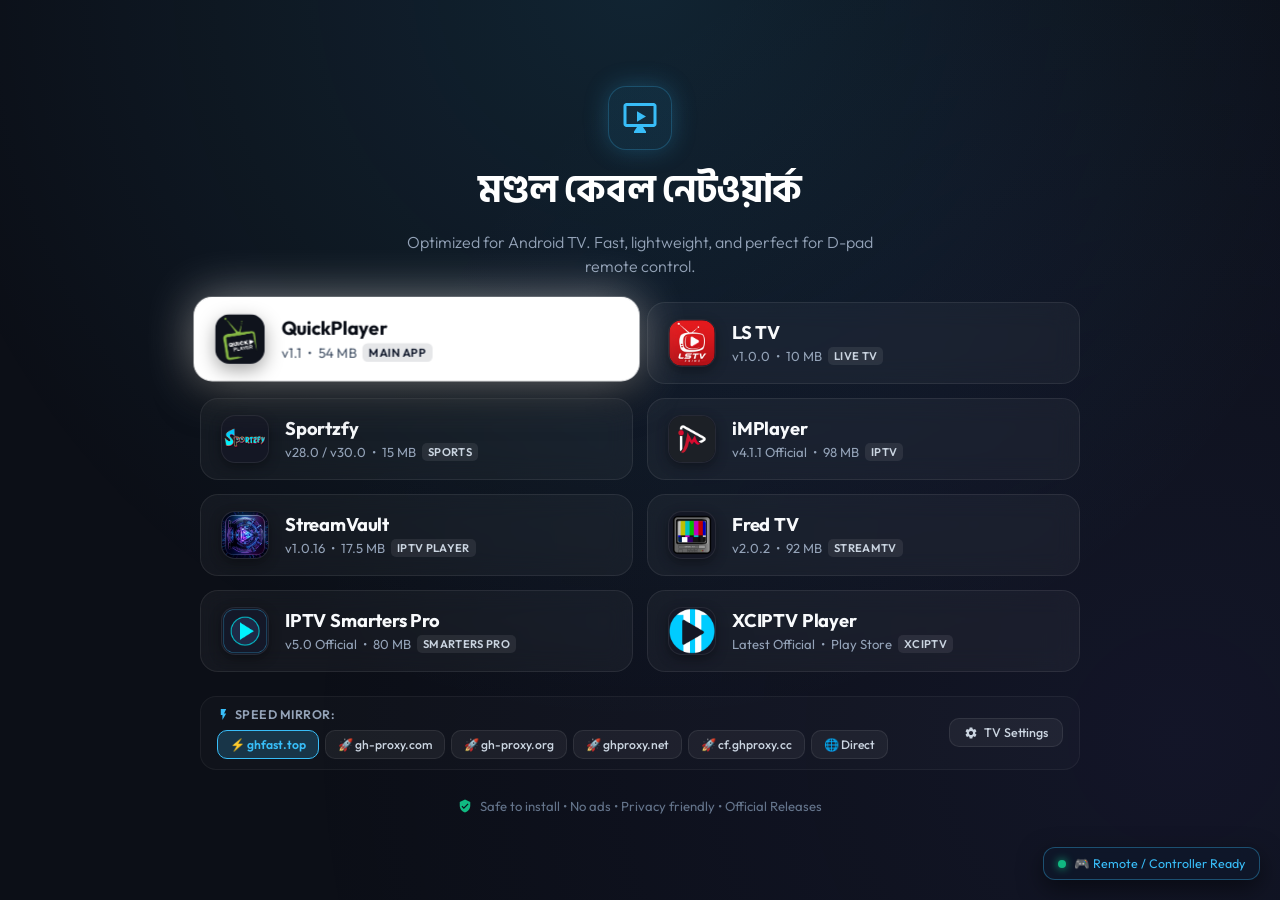
<file: index.html>
<!DOCTYPE html>
<html lang="en">
<head>
  <meta charset="UTF-8">
  <meta name="viewport" content="width=device-width, initial-scale=1.0">
  <meta http-equiv="X-UA-Compatible" content="ie=edge">
  
  <!-- Primary SEO Meta Tags -->
  <title>QuickPlayer - Official Download | Android TV APK</title>
  <meta name="title" content="QuickPlayer - Official Download | Android TV APK">
  <meta name="description" content="Download the official QuickPlayer APK (formerly Nashid TV) for Smart TV, Android TV Box, and Firestick. High-speed direct download link.">
  <meta name="keywords" content="quickplayer, quick player, quickplay apk, nashid tv, nashidtv, android tv app, smart tv media player, apk download, iptv player, live tv">
  <meta name="robots" content="index, follow">
  
  <!-- Open Graph / Facebook -->
  <meta property="og:type" content="website">
  <meta property="og:url" content="https://nashidazaz.github.io/tv/">
  <meta property="og:title" content="QuickPlayer - Official Download | Android TV APK">
  <meta property="og:description" content="Download the official QuickPlayer APK (formerly Nashid TV) for Smart TV, Android TV Box, and Firestick. High-speed direct download link.">
  <meta property="og:image" content="https://nashidazaz.github.io/tv/screenshot.png">
  <meta property="og:site_name" content="QuickPlayer">

  <!-- Twitter -->
  <meta property="twitter:card" content="summary_large_image">
  <meta property="twitter:url" content="https://nashidazaz.github.io/tv/">
  <meta property="twitter:title" content="QuickPlayer - Official Download | Android TV APK">
  <meta property="twitter:description" content="Download the official QuickPlayer APK (formerly Nashid TV) for Smart TV, Android TV Box, and Firestick. High-speed direct download link.">
  <meta property="twitter:image" content="https://nashidazaz.github.io/tv/screenshot.png">

  <!-- Favicon icon -->
  <link rel="icon" type="image/png" href="favicon.png">

  <!-- Google Fonts -->
  <link rel="preconnect" href="https://fonts.googleapis.com">
  <link rel="preconnect" href="https://fonts.gstatic.com" crossorigin>
  <link href="https://fonts.googleapis.com/css2?family=Hind+Siliguri:wght@500;600;700;800&family=Outfit:wght@300;400;500;600;700;800&display=swap" rel="stylesheet">

  <!-- Structured Data JSON-LD for Google Site Name -->
  <script type="application/ld+json">
  {
    "@context": "https://schema.org",
    "@type": "WebSite",
    "name": "মণ্ডল কেবল নেটওয়ার্ক",
    "alternateName": ["Mondol Cable Network", "QuickPlayer", "Quick Player", "Nashid TV", "NashidTV"],
    "url": "https://nashidazaz.github.io/tv/"
  }
  </script>
  
  <style>
    :root {
      --bg-color: #0c0f17;
      --card-bg: rgba(255, 255, 255, 0.04);
      --card-border: rgba(255, 255, 255, 0.08);
      --text-main: #f8fafc;
      --text-muted: #94a3b8;
      --accent-cyan: #00f2fe;
      --accent-blue: #38bdf8;
      --focus-bg: #ffffff;
      --focus-text: #090d16;
      --focus-sub: #475569;
      --focus-shadow: 0 0 45px rgba(255, 255, 255, 0.45), 0 16px 36px rgba(0, 0, 0, 0.6);
    }

    * {
      box-sizing: border-box;
      margin: 0;
      padding: 0;
      -webkit-tap-highlight-color: transparent;
    }

    body {
      font-family: 'Outfit', 'Hind Siliguri', -apple-system, BlinkMacSystemFont, "Segoe UI", Roboto, sans-serif;
      background-color: var(--bg-color);
      color: var(--text-main);
      min-height: 100vh;
      display: flex;
      flex-direction: column;
      justify-content: center;
      align-items: center;
      overflow-x: hidden;
      position: relative;
      padding: 30px 20px;
    }

    /* Ambient Google TV Background Glow */
    body::before {
      content: "";
      position: fixed;
      top: -30%;
      left: -20%;
      width: 140%;
      height: 140%;
      background: radial-gradient(circle at 50% 20%, rgba(56, 189, 248, 0.12) 0%, transparent 55%),
                  radial-gradient(circle at 80% 80%, rgba(99, 102, 241, 0.08) 0%, transparent 50%);
      z-index: -1;
      pointer-events: none;
    }

    .container {
      max-width: 960px;
      width: 100%;
      display: flex;
      flex-direction: column;
      align-items: center;
      gap: 24px;
      z-index: 1;
    }

    /* Minimalist Header */
    .header {
      display: flex;
      flex-direction: column;
      align-items: center;
      text-align: center;
      gap: 10px;
    }

    .tv-logo-badge {
      width: 64px;
      height: 64px;
      background: rgba(56, 189, 248, 0.08);
      border: 1px solid rgba(56, 189, 248, 0.25);
      border-radius: 18px;
      display: flex;
      align-items: center;
      justify-content: center;
      box-shadow: 0 0 25px rgba(56, 189, 248, 0.25);
    }

    .tv-logo-badge svg {
      width: 36px;
      height: 36px;
      fill: #38bdf8;
    }

    h1 {
      font-size: 2.35rem;
      font-weight: 800;
      letter-spacing: -0.01em;
      color: #ffffff;
    }

    .subtitle {
      font-size: 1rem;
      color: var(--text-muted);
      max-width: 520px;
      line-height: 1.45;
      font-weight: 300;
    }

    /* Grid layout for Apps (Google TV 2-Column Responsive Grid) */
    .apps-grid {
      display: grid;
      grid-template-columns: repeat(2, 1fr);
      gap: 14px;
      width: 100%;
      max-width: 880px;
    }

    /* Google TV Signature App Card */
    .app-card {
      position: relative;
      background: var(--card-bg);
      border: 1px solid var(--card-border);
      border-radius: 18px;
      padding: 16px 20px;
      display: flex;
      align-items: center;
      gap: 16px;
      text-decoration: none;
      color: var(--text-main);
      outline: none;
      cursor: pointer;
      user-select: none;
      transition: all 0.24s cubic-bezier(0.16, 1, 0.3, 1);
      backdrop-filter: blur(12px);
      -webkit-backdrop-filter: blur(12px);
    }

    .card-icon-wrap {
      width: 48px;
      height: 48px;
      border-radius: 14px;
      background: #141724;
      border: 1px solid rgba(255, 255, 255, 0.08);
      display: flex;
      align-items: center;
      justify-content: center;
      flex-shrink: 0;
      overflow: hidden;
      box-shadow: 0 4px 12px rgba(0, 0, 0, 0.35);
      transition: all 0.24s cubic-bezier(0.16, 1, 0.3, 1);
    }

    .card-icon-img {
      width: 100%;
      height: 100%;
      object-fit: cover;
      border-radius: 13px;
      transition: transform 0.24s ease;
    }

    .card-content {
      display: flex;
      flex-direction: column;
      align-items: flex-start;
      gap: 3px;
      flex: 1;
      min-width: 0;
    }

    .app-title {
      font-size: 1.15rem;
      font-weight: 700;
      letter-spacing: -0.01em;
      color: var(--text-main);
      white-space: nowrap;
      overflow: hidden;
      text-overflow: ellipsis;
      transition: color 0.24s ease;
    }

    .app-meta {
      font-size: 0.82rem;
      font-weight: 400;
      color: var(--text-muted);
      display: flex;
      align-items: center;
      gap: 6px;
      transition: color 0.24s ease;
    }

    .app-tag {
      font-size: 0.7rem;
      font-weight: 600;
      padding: 2px 6px;
      border-radius: 5px;
      background: rgba(255, 255, 255, 0.08);
      color: #cbd5e1;
      text-transform: uppercase;
      letter-spacing: 0.03em;
      transition: all 0.24s ease;
    }

    /* ----------------------------------------------------
       THE GOOGLE TV SIGNATURE FOCUS EFFECT (Pure Contrast)
       ---------------------------------------------------- */
    .app-card:focus,
    .app-card.focused {
      background: var(--focus-bg) !important;
      color: var(--focus-text) !important;
      border-color: #ffffff !important;
      transform: translateY(-4px) scale(1.03);
      box-shadow: var(--focus-shadow);
      z-index: 10;
    }

    .app-card:focus .card-icon-wrap,
    .app-card.focused .card-icon-wrap {
      background: #0f131c !important;
      border-color: rgba(15, 23, 42, 0.2) !important;
      box-shadow: 0 6px 18px rgba(0, 0, 0, 0.35);
    }

    .app-card:focus .card-icon-img,
    .app-card.focused .card-icon-img {
      transform: scale(1.06);
    }

    .app-card:focus .app-title,
    .app-card.focused .app-title {
      color: #090d16;
    }

    .app-card:focus .app-meta,
    .app-card.focused .app-meta {
      color: #475569;
    }

    .app-card:focus .app-tag,
    .app-card.focused .app-tag {
      background: rgba(15, 23, 42, 0.1);
      color: #0f172a;
    }

    .app-card:active {
      transform: scale(0.98);
    }

    /* Compact Accelerator & Settings Utility Bar */
    .utility-bar {
      display: flex;
      flex-wrap: wrap;
      align-items: center;
      justify-content: space-between;
      gap: 10px;
      width: 100%;
      max-width: 880px;
      background: rgba(255, 255, 255, 0.02);
      border: 1px solid rgba(255, 255, 255, 0.05);
      border-radius: 16px;
      padding: 10px 16px;
      box-sizing: border-box;
    }

    .accelerator-group {
      display: flex;
      align-items: center;
      gap: 8px;
      flex-wrap: wrap;
      flex: 1;
      min-width: 0;
    }

    .utility-label {
      font-size: 0.78rem;
      font-weight: 600;
      color: #94a3b8;
      text-transform: uppercase;
      letter-spacing: 0.04em;
      display: flex;
      align-items: center;
      gap: 5px;
      white-space: nowrap;
    }

    .mirror-pills {
      display: flex;
      gap: 6px;
      flex-wrap: wrap;
      align-items: center;
    }

    .pill-btn {
      background: rgba(255, 255, 255, 0.05);
      border: 1px solid rgba(255, 255, 255, 0.08);
      color: #cbd5e1;
      padding: 6px 12px;
      border-radius: 10px;
      font-size: 0.76rem;
      font-weight: 500;
      font-family: inherit;
      cursor: pointer;
      outline: none;
      transition: all 0.2s ease;
      user-select: none;
      white-space: nowrap;
    }

    .pill-btn:hover {
      background: rgba(255, 255, 255, 0.12);
      color: #ffffff;
    }

    .pill-btn:focus,
    .pill-btn.focused {
      background: #ffffff !important;
      color: #0f172a !important;
      border-color: #ffffff !important;
      box-shadow: 0 0 16px rgba(255, 255, 255, 0.6);
      transform: scale(1.05);
    }

    .pill-btn.active {
      background: rgba(56, 189, 248, 0.2);
      border-color: #38bdf8;
      color: #38bdf8;
      font-weight: 600;
    }

    .settings-btn {
      background: rgba(255, 255, 255, 0.05);
      border: 1px solid rgba(255, 255, 255, 0.08);
      color: #cbd5e1;
      padding: 6px 14px;
      border-radius: 10px;
      font-size: 0.78rem;
      font-weight: 500;
      cursor: pointer;
      text-decoration: none;
      display: inline-flex;
      align-items: center;
      gap: 6px;
      outline: none;
      transition: all 0.2s ease;
      white-space: nowrap;
      flex-shrink: 0;
    }

    .settings-btn:focus,
    .settings-btn.focused {
      background: #ffffff !important;
      color: #0f172a !important;
      border-color: #ffffff !important;
      box-shadow: 0 0 16px rgba(255, 255, 255, 0.6);
      transform: scale(1.05);
    }

    /* Trust Footer */
    .trust-footer {
      display: flex;
      align-items: center;
      gap: 8px;
      color: #64748b;
      font-size: 0.82rem;
      margin-top: 4px;
    }

    .trust-footer svg {
      width: 14px;
      height: 14px;
      fill: #10b981;
    }

    /* Smart Input & Device Detection Toast Badge */
    .input-mode-badge {
      position: fixed;
      bottom: 20px;
      right: 20px;
      background: rgba(15, 23, 42, 0.95);
      border: 1px solid rgba(56, 189, 248, 0.35);
      padding: 8px 14px;
      border-radius: 12px;
      font-size: 0.78rem;
      color: #38bdf8;
      display: flex;
      align-items: center;
      gap: 8px;
      box-shadow: 0 8px 24px rgba(0, 0, 0, 0.5);
      z-index: 100;
      backdrop-filter: blur(10px);
      -webkit-backdrop-filter: blur(10px);
      transition: opacity 0.3s ease, transform 0.3s ease;
    }

    .input-mode-badge.hidden {
      opacity: 0;
      transform: translateY(10px);
      pointer-events: none;
    }

    .status-dot {
      width: 8px;
      height: 8px;
      border-radius: 50%;
      background: #10b981;
      box-shadow: 0 0 8px #10b981;
    }

    /* Mobile Responsive */
    @media (max-width: 680px) {
      .apps-grid {
        grid-template-columns: 1fr;
      }
      h1 {
        font-size: 2rem;
      }
      .utility-bar {
        flex-direction: column;
        align-items: flex-start;
      }
    }
  </style>
</head>
<body>

  <div class="container">
    
    <!-- Minimalist Header -->
    <header class="header">
      <div class="tv-logo-badge">
        <svg xmlns="http://www.w3.org/2000/svg" viewBox="0 0 24 24">
          <path d="M21 2H3c-1.1 0-2 .9-2 2v12c0 1.1.9 2 2 2h7l-2 3v1h8v-1l-2-3h7c1.1 0 2-.9 2-2V4c0-1.1-.9-2-2-2zm0 14H3V4h18v12z"/>
          <path d="M10 7.5v7l6-3.5z" fill="#38bdf8"/>
        </svg>
      </div>
      <h1>মণ্ডল কেবল নেটওয়ার্ক</h1>
      <p class="subtitle">Optimized for Android TV. Fast, lightweight, and perfect for D-pad remote control.</p>
    </header>

    <!-- Google TV Signature App Grid (4 Rows x 2 Cols) -->
    <main class="apps-grid" id="apps-grid" role="region" aria-label="TV Applications">
      
      <!-- Row 0, Col 0: QuickPlayer -->
      <a href="quickplay.apk" class="app-card" id="app-quickplayer" download="quickplay.apk" tabindex="0" autofocus>
        <div class="card-icon-wrap">
          <img src="icons/quickplayer.png" alt="QuickPlayer" class="card-icon-img" loading="eager">
        </div>
        <div class="card-content">
          <span class="app-title">QuickPlayer</span>
          <div class="app-meta">
            <span>v1.1</span>
            <span>•</span>
            <span>54 MB</span>
            <span class="app-tag">Main App</span>
          </div>
        </div>
      </a>

      <!-- Row 0, Col 1: LS TV -->
      <a href="ls-tv.apk" class="app-card" id="app-lstv" download="ls-tv.apk" tabindex="0">
        <div class="card-icon-wrap">
          <img src="icons/lstv.png" alt="LS TV" class="card-icon-img" loading="eager">
        </div>
        <div class="card-content">
          <span class="app-title">LS TV</span>
          <div class="app-meta">
            <span>v1.0.0</span>
            <span>•</span>
            <span>10 MB</span>
            <span class="app-tag">Live TV</span>
          </div>
        </div>
      </a>

      <!-- Row 1, Col 0: Sportzfy -->
      <a href="Sportzfy_v28.apk" class="app-card" id="app-sportzfy" download="Sportzfy_v28.apk" tabindex="0">
        <div class="card-icon-wrap">
          <img src="icons/sportzfy.png" alt="Sportzfy" class="card-icon-img" loading="eager">
        </div>
        <div class="card-content">
          <span class="app-title">Sportzfy</span>
          <div class="app-meta">
            <span>v28.0 / v30.0</span>
            <span>•</span>
            <span>15 MB</span>
            <span class="app-tag">Sports</span>
          </div>
        </div>
      </a>

      <!-- Row 1, Col 1: iMPlayer Official -->
      <a href="implayer_411_official.apk" class="app-card" id="app-implayer" download="implayer_411_official.apk" tabindex="0">
        <div class="card-icon-wrap">
          <img src="icons/implayer.png" alt="iMPlayer" class="card-icon-img" loading="eager">
        </div>
        <div class="card-content">
          <span class="app-title">iMPlayer</span>
          <div class="app-meta">
            <span>v4.1.1 Official</span>
            <span>•</span>
            <span>98 MB</span>
            <span class="app-tag">IPTV</span>
          </div>
        </div>
      </a>

      <!-- Row 2, Col 0: StreamVault IPTV -->
      <a href="streamvault.apk" class="app-card" id="app-streamvault" download="streamvault.apk" tabindex="0">
        <div class="card-icon-wrap">
          <img src="icons/streamvault.png" alt="StreamVault" class="card-icon-img" loading="eager">
        </div>
        <div class="card-content">
          <span class="app-title">StreamVault</span>
          <div class="app-meta">
            <span>v1.0.16</span>
            <span>•</span>
            <span>17.5 MB</span>
            <span class="app-tag">IPTV Player</span>
          </div>
        </div>
      </a>

      <!-- Row 2, Col 1: Fred TV -->
      <a href="fred-tv.apk" class="app-card" id="app-fredtv" download="fred-tv.apk" tabindex="0">
        <div class="card-icon-wrap">
          <img src="icons/fredtv.png" alt="Fred TV" class="card-icon-img" loading="eager">
        </div>
        <div class="card-content">
          <span class="app-title">Fred TV</span>
          <div class="app-meta">
            <span>v2.0.2</span>
            <span>•</span>
            <span>92 MB</span>
            <span class="app-tag">StreamTV</span>
          </div>
        </div>
      </a>

      <!-- Row 3, Col 0: IPTV Smarters Pro -->
      <a href="https://www.iptvsmarters.com/iptv-smarters-5.0.apk" class="app-card" id="app-smarters" target="_blank" rel="noopener" tabindex="0">
        <div class="card-icon-wrap">
          <img src="icons/smarters.png" alt="IPTV Smarters Pro" class="card-icon-img" loading="eager">
        </div>
        <div class="card-content">
          <span class="app-title">IPTV Smarters Pro</span>
          <div class="app-meta">
            <span>v5.0 Official</span>
            <span>•</span>
            <span>80 MB</span>
            <span class="app-tag">Smarters Pro</span>
          </div>
        </div>
      </a>

      <!-- Row 3, Col 1: XCIPTV Player -->
      <a href="https://play.google.com/store/apps/details?id=com.nathnetwork.xciptv" class="app-card" id="app-xciptv" target="_blank" rel="noopener" tabindex="0">
        <div class="card-icon-wrap">
          <img src="icons/xciptv.png" alt="XCIPTV Player" class="card-icon-img" loading="eager">
        </div>
        <div class="card-content">
          <span class="app-title">XCIPTV Player</span>
          <div class="app-meta">
            <span>Latest Official</span>
            <span>•</span>
            <span>Play Store</span>
            <span class="app-tag">XCIPTV</span>
          </div>
        </div>
      </a>

    </main>

    <!-- Compact Utility Bar: Accelerator Selector + TV Settings -->
    <div class="utility-bar" id="utility-bar">
      <div class="accelerator-group">
        <span class="utility-label">
          <svg style="width:13px;height:13px;fill:#38bdf8;" xmlns="http://www.w3.org/2000/svg" viewBox="0 0 24 24">
            <path d="M7 2v11h3v9l7-12h-4l4-8z"/>
          </svg>
          Speed Mirror:
        </span>
        <div class="mirror-pills" role="group" aria-label="Speed Mirror Selector">
          <button type="button" class="pill-btn active" data-mirror="ghfast" id="pill-ghfast" tabindex="0">⚡ ghfast.top</button>
          <button type="button" class="pill-btn" data-mirror="ghproxy" id="pill-ghproxy" tabindex="0">🚀 gh-proxy.com</button>
          <button type="button" class="pill-btn" data-mirror="ghproxy_org" id="pill-ghproxy-org" tabindex="0">🚀 gh-proxy.org</button>
          <button type="button" class="pill-btn" data-mirror="ghproxy_net" id="pill-ghproxy-net" tabindex="0">🚀 ghproxy.net</button>
          <button type="button" class="pill-btn" data-mirror="cf_ghproxy" id="pill-cf-ghproxy" tabindex="0">🚀 cf.ghproxy.cc</button>
          <button type="button" class="pill-btn" data-mirror="direct" id="pill-direct" tabindex="0">🌐 Direct</button>
        </div>
      </div>

      <a href="intent://com.android.settings/#Intent;scheme=android-app;end" class="settings-btn" id="btn-settings" title="Open TV Settings" tabindex="0">
        <svg style="width:14px;height:14px;fill:currentColor;" xmlns="http://www.w3.org/2000/svg" viewBox="0 0 24 24">
          <path d="M19.14 12.94c.04-.3.06-.61.06-.94 0-.32-.02-.64-.07-.94l2.03-1.58c.18-.14.23-.41.12-.61l-1.92-3.32c-.12-.22-.37-.29-.59-.22l-2.39.96c-.5-.38-1.03-.7-1.62-.94l-.36-2.54c-.04-.24-.24-.41-.48-.41h-3.84c-.24 0-.43.17-.47.41l-.36 2.54c-.59.24-1.13.57-1.62.94l-2.39-.96c-.22-.08-.47 0-.59.22L2.74 8.87c-.12.21-.08.47.12.61l2.03 1.58c-.05.3-.09.63-.09.94s.02.64.07.94l-2.03 1.58c-.18.14-.23.41-.12.61l1.92 3.32c.12.22.37.29.59.22l2.39-.96c.5.38 1.03.7 1.62.94l.36 2.54c.05.24.24.41.48.41h3.84c.24 0 .44-.17.47-.41l.36-2.54c.59-.24 1.13-.56 1.62-.94l2.39.96c.22.08.47 0 .59-.22l1.92-3.32c.12-.22.07-.47-.12-.61l-2.01-1.58zM12 15.6c-1.98 0-3.6-1.62-3.6-3.6s1.62-3.6 3.6-3.6 3.6 1.62 3.6 3.6-1.62 3.6-3.6 3.6z"/>
        </svg>
        <span>TV Settings</span>
      </a>
    </div>

    <!-- Trust Footer -->
    <footer class="trust-footer">
      <svg xmlns="http://www.w3.org/2000/svg" viewBox="0 0 24 24">
        <path d="M12 1L3 5v6c0 5.55 3.84 10.74 9 12 5.16-1.26 9-6.45 9-12V5l-9-4zm-2 16l-4-4 1.41-1.41L10 14.17l6.59-6.59L18 9l-8 8z"/>
      </svg>
      <span>Safe to install • No ads • Privacy friendly • Official Releases</span>
    </footer>

  </div>

  <!-- Smart Input & Device Detection Toast Badge -->
  <div id="input-badge" class="input-mode-badge hidden">
    <div class="status-dot"></div>
    <span id="input-badge-text">D-Pad Navigation Ready</span>
  </div>

  <!-- Rock-Solid Deterministic 2D Zonal Grid Engine & Input Detection -->
  <script>
    const RAW_GITHUB_BASE = 'https://raw.githubusercontent.com/nashidazaz/tv/main/';

    const MIRRORS = {
      ghfast: { name: 'ghfast.top', prefix: 'https://ghfast.top/' + RAW_GITHUB_BASE },
      ghproxy: { name: 'gh-proxy.com', prefix: 'https://gh-proxy.com/' + RAW_GITHUB_BASE },
      ghproxy_org: { name: 'gh-proxy.org', prefix: 'https://gh-proxy.org/' + RAW_GITHUB_BASE },
      ghproxy_net: { name: 'ghproxy.net', prefix: 'https://ghproxy.net/' + RAW_GITHUB_BASE },
      cf_ghproxy: { name: 'cf.ghproxy.cc', prefix: 'https://cf.ghproxy.cc/' + RAW_GITHUB_BASE },
      direct: { name: 'Direct', prefix: '' }
    };

    const APK_FILES = {
      quickplayer: 'quickplay.apk',
      lstv: 'ls-tv.apk',
      sportzfy: 'Sportzfy_v28.apk',
      implayer: 'implayer_411_official.apk',
      streamvault: 'streamvault.apk',
      fredtv: 'fred-tv.apk'
    };

    function updateDownloadLinks(mirrorKey) {
      if (!MIRRORS[mirrorKey]) mirrorKey = 'ghfast';
      try { localStorage.setItem('nashid_download_mirror', mirrorKey); } catch (e) {}

      const mirror = MIRRORS[mirrorKey];
      const isDirect = mirrorKey === 'direct';

      const localLinks = {
        'app-quickplayer': APK_FILES.quickplayer,
        'app-lstv': APK_FILES.lstv,
        'app-sportzfy': APK_FILES.sportzfy,
        'app-implayer': APK_FILES.implayer,
        'app-streamvault': APK_FILES.streamvault,
        'app-fredtv': APK_FILES.fredtv
      };

      for (const [id, file] of Object.entries(localLinks)) {
        const el = document.getElementById(id);
        if (el) el.href = isDirect ? file : mirror.prefix + file;
      }

      document.querySelectorAll('.pill-btn').forEach(btn => {
        const active = btn.getAttribute('data-mirror') === mirrorKey;
        btn.classList.toggle('active', active);
      });
    }

    // ----------------------------------------------------
    // DETERMINISTIC 2D ZONAL NAVIGATION SYSTEM (4 Rows x 2 Cols)
    // ----------------------------------------------------
    const APP_GRID = [
      ['app-quickplayer', 'app-lstv'],
      ['app-sportzfy', 'app-implayer'],
      ['app-streamvault', 'app-fredtv'],
      ['app-smarters', 'app-xciptv']
    ];

    const UTILITY_ROW = [
      'pill-ghfast',
      'pill-ghproxy',
      'pill-ghproxy-org',
      'pill-ghproxy-net',
      'pill-cf-ghproxy',
      'pill-direct',
      'btn-settings'
    ];

    let currentZone = 'grid'; // 'grid' | 'utility'
    let gridRow = 0;
    let gridCol = 0;
    let utilityIndex = 0;

    function applyFocus(elementId) {
      const el = document.getElementById(elementId);
      if (el) {
        el.focus();
        el.scrollIntoView({ behavior: 'smooth', block: 'nearest' });
      }
    }

    function syncStateFromDOM() {
      const active = document.activeElement;
      if (!active) return;
      const activeId = active.id;

      for (let r = 0; r < APP_GRID.length; r++) {
        for (let c = 0; c < APP_GRID[r].length; c++) {
          if (APP_GRID[r][c] === activeId) {
            currentZone = 'grid';
            gridRow = r;
            gridCol = c;
            return;
          }
        }
      }

      const uIdx = UTILITY_ROW.indexOf(activeId);
      if (uIdx !== -1) {
        currentZone = 'utility';
        utilityIndex = uIdx;
      }
    }

    function navigateGrid(direction) {
      syncStateFromDOM();

      if (currentZone === 'grid') {
        if (direction === 'right') {
          if (gridCol < 1) {
            gridCol = 1;
            applyFocus(APP_GRID[gridRow][gridCol]);
          }
        } else if (direction === 'left') {
          if (gridCol > 0) {
            gridCol = 0;
            applyFocus(APP_GRID[gridRow][gridCol]);
          }
        } else if (direction === 'down') {
          if (gridRow < APP_GRID.length - 1) {
            gridRow++;
            applyFocus(APP_GRID[gridRow][gridCol]);
          } else {
            // Move down from bottom row into utility bar
            currentZone = 'utility';
            utilityIndex = (gridCol === 0) ? 0 : UTILITY_ROW.length - 1;
            applyFocus(UTILITY_ROW[utilityIndex]);
          }
        } else if (direction === 'up') {
          if (gridRow > 0) {
            gridRow--;
            applyFocus(APP_GRID[gridRow][gridCol]);
          }
        }
      } else if (currentZone === 'utility') {
        if (direction === 'right') {
          if (utilityIndex < UTILITY_ROW.length - 1) {
            utilityIndex++;
            applyFocus(UTILITY_ROW[utilityIndex]);
          }
        } else if (direction === 'left') {
          if (utilityIndex > 0) {
            utilityIndex--;
            applyFocus(UTILITY_ROW[utilityIndex]);
          }
        } else if (direction === 'up') {
          // Return to App Grid bottom row
          currentZone = 'grid';
          gridRow = APP_GRID.length - 1; // row 3
          gridCol = (utilityIndex <= 2) ? 0 : 1;
          applyFocus(APP_GRID[gridRow][gridCol]);
        }
      }
    }

    // ----------------------------------------------------
    // SMART INPUT & DEVICE DETECTION ENGINE
    // ----------------------------------------------------
    let badgeTimeout = null;
    function showInputBadge(text) {
      const badge = document.getElementById('input-badge');
      const badgeText = document.getElementById('input-badge-text');
      if (!badge || !badgeText) return;

      badgeText.textContent = text;
      badge.classList.remove('hidden');

      clearTimeout(badgeTimeout);
      badgeTimeout = setTimeout(() => {
        badge.classList.add('hidden');
      }, 3500);
    }

    const ua = navigator.userAgent;
    const isTV = /Android.*TV|SmartTV|GoogleTV|AFT|AppleTV|HbbTV|CrKey/i.test(ua) || (window.innerWidth >= 960 && /Android/i.test(ua));

    // Keyboard Arrow Handling
    window.addEventListener('keydown', (e) => {
      if (['ArrowUp', 'ArrowDown', 'ArrowLeft', 'ArrowRight'].includes(e.key)) {
        e.preventDefault();
        const dirMap = {
          'ArrowUp': 'up',
          'ArrowDown': 'down',
          'ArrowLeft': 'left',
          'ArrowRight': 'right'
        };
        navigateGrid(dirMap[e.key]);

        if (isTV) {
          showInputBadge('📺 TV Remote D-Pad Active');
        } else {
          showInputBadge('⌨️ Keyboard D-Pad Active');
        }
      } else if (e.key === 'Enter' || e.key === ' ') {
        if (document.activeElement) {
          document.activeElement.click();
        }
      }
    });

    // Mouse Activity Detection
    let mouseActive = false;
    window.addEventListener('mousemove', () => {
      if (!mouseActive) {
        mouseActive = true;
        showInputBadge('🖱️ Mouse Controller Active');
        setTimeout(() => { mouseActive = false; }, 5000);
      }
    }, { passive: true });

    // Touch Activity Detection
    window.addEventListener('touchstart', () => {
      showInputBadge('📱 Touch Mode Active');
    }, { passive: true });

    // ----------------------------------------------------
    // XBOX & GAMEPAD API ENGINE
    // ----------------------------------------------------
    let lastGamepadNavTime = 0;
    const GAMEPAD_DEBOUNCE = 200; // ms

    function pollGamepad() {
      const gamepads = navigator.getGamepads ? navigator.getGamepads() : [];
      let activeGamepad = null;

      for (let i = 0; i < gamepads.length; i++) {
        if (gamepads[i]) {
          activeGamepad = gamepads[i];
          break;
        }
      }

      if (activeGamepad) {
        const now = Date.now();
        const b = activeGamepad.buttons;
        const a = activeGamepad.axes;

        // D-Pad or Left Stick
        const dUp = (b[12] && b[12].pressed) || a[1] < -0.5;
        const dDown = (b[13] && b[13].pressed) || a[1] > 0.5;
        const dLeft = (b[14] && b[14].pressed) || a[0] < -0.5;
        const dRight = (b[15] && b[15].pressed) || a[0] > 0.5;

        if (now - lastGamepadNavTime > GAMEPAD_DEBOUNCE) {
          if (dUp) {
            navigateGrid('up');
            lastGamepadNavTime = now;
            showInputBadge('🎮 Xbox D-Pad Up');
          } else if (dDown) {
            navigateGrid('down');
            lastGamepadNavTime = now;
            showInputBadge('🎮 Xbox D-Pad Down');
          } else if (dLeft) {
            navigateGrid('left');
            lastGamepadNavTime = now;
            showInputBadge('🎮 Xbox D-Pad Left');
          } else if (dRight) {
            navigateGrid('right');
            lastGamepadNavTime = now;
            showInputBadge('🎮 Xbox D-Pad Right');
          }
        }

        // 'A' Button (Button 0) = Trigger Click
        if (b[0] && b[0].pressed) {
          if (now - lastGamepadNavTime > 250) {
            if (document.activeElement) {
              document.activeElement.click();
              lastGamepadNavTime = now;
              showInputBadge('🎮 [A] Button Pressed');
            }
          }
        }
      }

      requestAnimationFrame(pollGamepad);
    }

    // ----------------------------------------------------
    // HIGH-PRECISION SEQUENTIAL THROUGHPUT & LATENCY BENCHMARK ENGINE
    // ----------------------------------------------------
    let activeMirror = 'ghfast';
    let manualOverride = false;
    const testAbortController = new AbortController();

    const PILL_DEFAULT_LABELS = {
      ghfast: '⚡ ghfast.top',
      ghproxy: '🚀 gh-proxy.com',
      ghproxy_org: '🚀 gh-proxy.org',
      ghproxy_net: '🚀 ghproxy.net',
      cf_ghproxy: '🚀 cf.ghproxy.cc',
      direct: '🌐 Direct'
    };

    function formatSpeed(mbps) {
      if (mbps >= 1.0) {
        return `${mbps.toFixed(1)} Mbps`;
      } else {
        return `${(mbps * 1000).toFixed(0)} Kbps`;
      }
    }

    function updatePillStatus(key, speedMbps, pingMs) {
      const btn = document.querySelector(`[data-mirror="${key}"]`);
      if (!btn) return;
      const label = PILL_DEFAULT_LABELS[key] || key;
      if (speedMbps > 0) {
        btn.textContent = `${label} (${formatSpeed(speedMbps)})`;
      }
    }

    async function runBackgroundSpeedBenchmark() {
      // Use PNG image asset to prevent browser extensions from intercepting as APK download
      const TEST_ASSET = 'icons/sportzfy.png?speedtest=' + Date.now();
      
      // ONLY PROXY MIRRORS ARE TESTED (Direct is excluded from auto-selection)
      const proxyKeysToTest = ['ghfast', 'ghproxy', 'ghproxy_org', 'ghproxy_net', 'cf_ghproxy'];
      const results = {};

      // SEQUENTIAL EXECUTION: Tests each proxy one-by-one so full 100% bandwidth is measured without split
      for (const key of proxyKeysToTest) {
        if (manualOverride || testAbortController.signal.aborted) break;

        const mirror = MIRRORS[key];
        const url = mirror.prefix + TEST_ASSET;
        const t0 = performance.now();

        try {
          const res = await fetch(url, {
            signal: testAbortController.signal,
            cache: 'no-store'
          });
          if (!res.ok) throw new Error('HTTP ' + res.status);

          const blob = await res.blob();
          const durationSec = Math.max((performance.now() - t0) / 1000, 0.03);
          const pingMs = Math.round(durationSec * 1000);
          const sizeMB = blob.size / (1024 * 1024);
          const mbps = (sizeMB * 8) / durationSec;

          // Composite Performance Score: Throughput weighted by low latency
          const latencySec = Math.max(durationSec, 0.05);
          const compositeScore = mbps / Math.sqrt(latencySec);

          results[key] = { mbps, pingMs, compositeScore, success: true };
          updatePillStatus(key, mbps, pingMs);
        } catch (e) {
          if (e.name !== 'AbortError') {
            results[key] = { mbps: 0, pingMs: 9999, compositeScore: 0, success: false };
          }
        }
      }

      // Auto-select winner with highest Composite Quality Score (Best Speed + Lowest Latency)
      if (!manualOverride && !testAbortController.signal.aborted) {
        let bestKey = 'ghfast';
        let maxScore = -1;

        for (const [k, data] of Object.entries(results)) {
          if (data.success && data.compositeScore > maxScore) {
            maxScore = data.compositeScore;
            bestKey = k;
          }
        }

        if (bestKey && results[bestKey]?.success) {
          updateDownloadLinks(bestKey);
          showInputBadge(`⚡ Optimal Mirror: ${MIRRORS[bestKey].name} (${formatSpeed(results[bestKey].mbps)} • ${results[bestKey].pingMs}ms)`);
        }
      }
    }

    // Initialize
    window.addEventListener('DOMContentLoaded', () => {
      let savedMirror = 'ghfast';
      try {
        savedMirror = localStorage.getItem('nashid_download_mirror') || 'ghfast';
        // If previously saved as direct, default to ghfast for safety unless manually chosen in current session
        if (savedMirror === 'direct') savedMirror = 'ghfast';
      } catch (e) {}
      
      // 1. Instant Default at 0ms (ghfast.top)
      updateDownloadLinks(savedMirror);

      // If user manually picks a mirror
      document.querySelectorAll('.pill-btn').forEach(btn => {
        btn.addEventListener('click', (e) => {
          e.preventDefault();
          manualOverride = true;
          testAbortController.abort(); // Cancel any ongoing background test
          const key = btn.getAttribute('data-mirror');
          updateDownloadLinks(key);
          showInputBadge(`⚡ Mirror set to ${MIRRORS[key]?.name || key}`);
        });
      });

      // If user starts downloading immediately, abort background test to dedicate 100% bandwidth to download
      document.querySelectorAll('.app-card').forEach(card => {
        card.addEventListener('click', () => {
          testAbortController.abort();
        });
      });

      // Initial focus on top-left app (QuickPlayer)
      applyFocus('app-quickplayer');

      // Initial Input Mode Greeting
      if (isTV) {
        showInputBadge('📺 Android TV Remote Ready');
      } else {
        showInputBadge('🎮 Remote / Controller Ready');
      }

      // Start Gamepad API Loop
      requestAnimationFrame(pollGamepad);

      // Start Silent Background Throughput Speed Test (after 150ms idle)
      setTimeout(runBackgroundSpeedBenchmark, 150);
    });

    window.addEventListener('gamepadconnected', (e) => {
      const name = e.gamepad.id.includes('Xbox') ? '🎮 Xbox Controller Connected' : '🎮 Gamepad Connected';
      showInputBadge(name);
    });
  </script>
</body>
</html>
</file>
